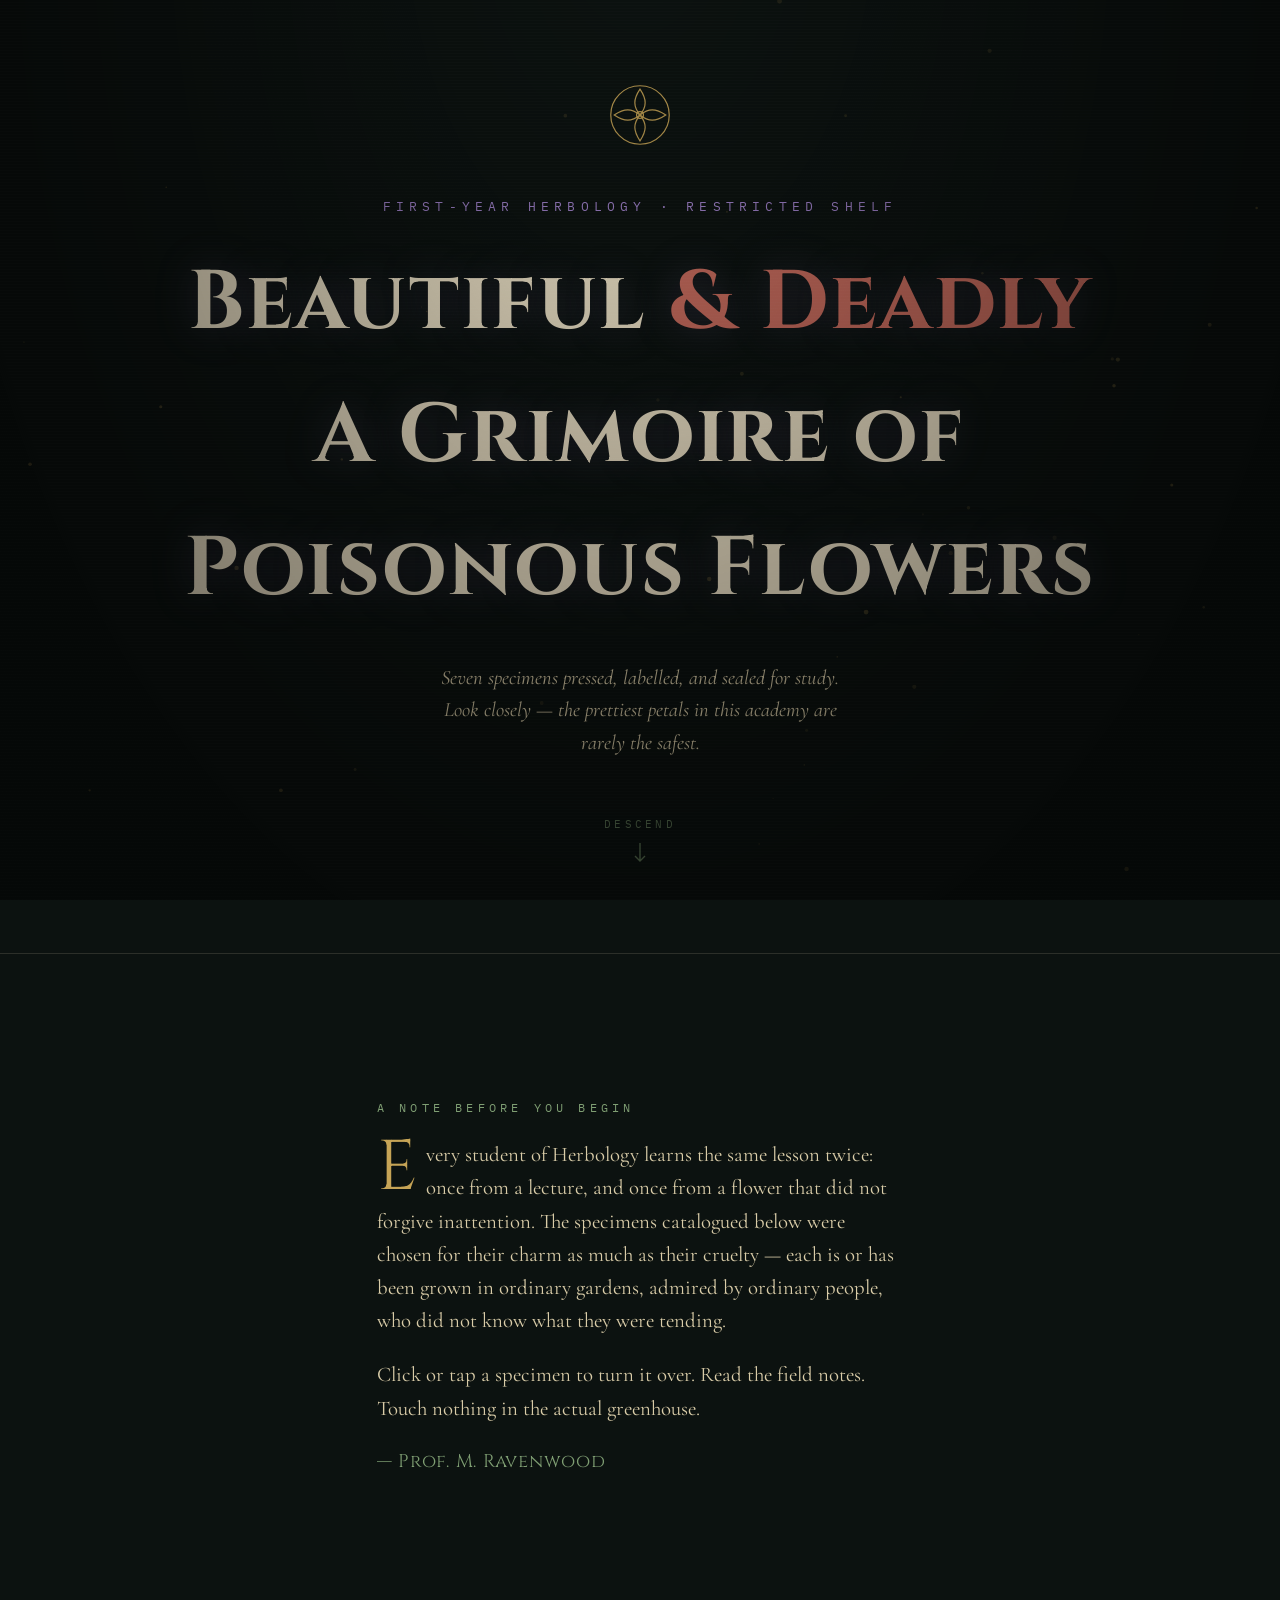
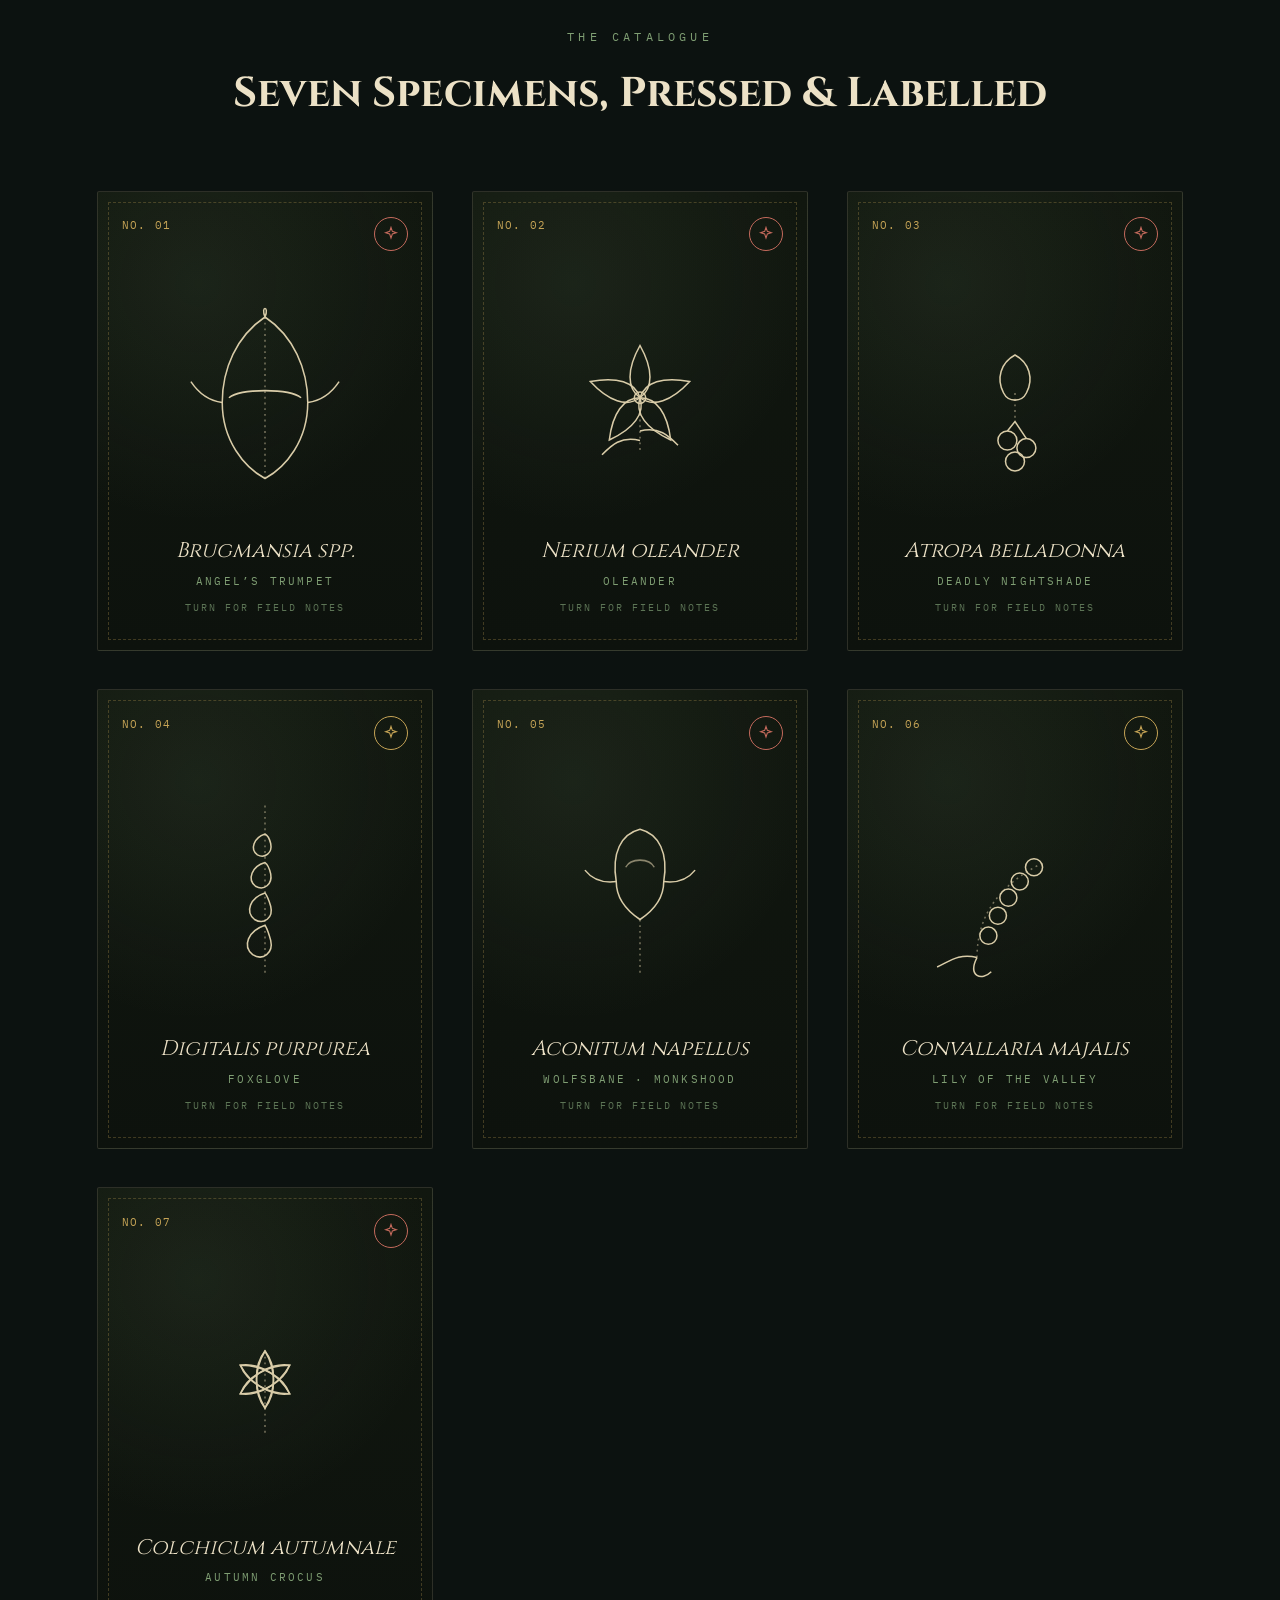
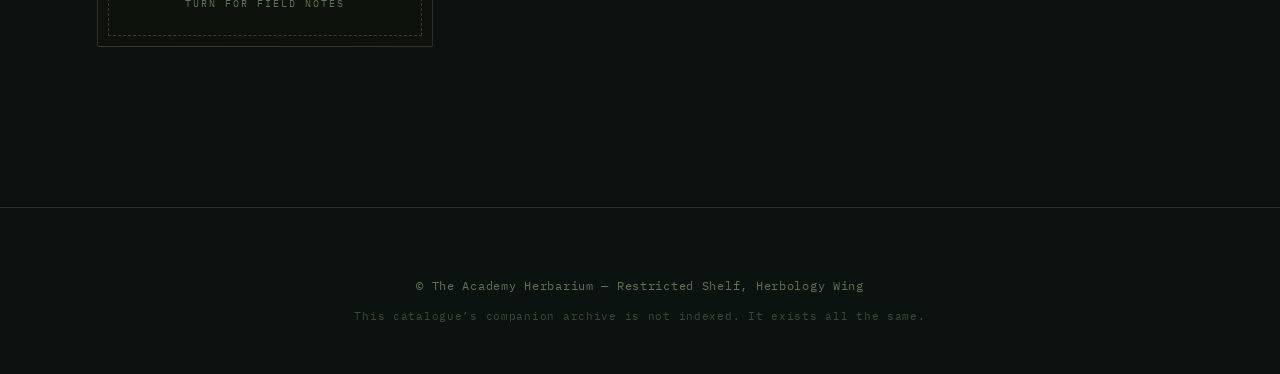
<file: index.html>
<!DOCTYPE html>
<html lang="en">
<head>
<meta charset="UTF-8">
<meta name="viewport" content="width=device-width, initial-scale=1.0">
<title>Herbology &mdash; A Catalogue of Toxic Botanicals</title>
<meta name="description" content="A restricted-shelf herbarium of beautiful, deadly flowers, catalogued for first-year Herbology students.">
<meta name="author" content="Prof. M. Ravenwood, Herbology Chair &mdash; annotations withheld from the printed edition; see the archive, if you can find it.">
<link rel="preconnect" href="https://fonts.googleapis.com">
<link href="https://fonts.googleapis.com/css2?family=Cinzel:wght@600;700&family=Cormorant+Garamond:ital,wght@0,400;0,500;0,600;1,500&family=IBM+Plex+Mono:wght@400;500&display=swap" rel="stylesheet">
<link rel="stylesheet" href="style.css">

<!--
  A restricted archive sits just beyond this catalogue.
  Its address is withheld from every page&mdash;but not from every file.
  A crawler is told where NOT to go. Ask one what it was told.

  V0lDWVN7aDFkZGVuXw==
-->

</head>
<body>

<canvas id="spores" aria-hidden="true"></canvas>

<header class="hero">
  <svg class="hero__crest" viewBox="0 0 100 100" fill="none" stroke="currentColor" stroke-width="1.4" aria-hidden="true">
    <circle cx="50" cy="50" r="34"/>
    <path d="M50 20 C58 32 58 40 50 50 C42 40 42 32 50 20 Z"/>
    <path d="M50 50 C58 60 58 68 50 80 C42 68 42 60 50 50 Z"/>
    <path d="M20 50 C32 42 40 42 50 50 C40 58 32 58 20 50 Z"/>
    <path d="M50 50 C60 42 68 42 80 50 C68 58 60 58 50 50 Z"/>
    <circle cx="50" cy="50" r="4"/>
  </svg>
  <p class="hero__kicker">First-Year Herbology &middot; Restricted Shelf</p>
  <h1>Beautiful <em>&amp; Deadly</em><br>A Grimoire of Poisonous Flowers</h1>
  <p class="hero__sub">Seven specimens pressed, labelled, and sealed for study. Look closely &mdash; the prettiest petals in this academy are rarely the safest.</p>
  <div class="hero__scroll" aria-hidden="true">
    <span>descend</span>
    <svg viewBox="0 0 14 20" fill="none" stroke="currentColor" stroke-width="1.4"><path d="M7 0v18M2 13l5 5 5-5"/></svg>
  </div>
</header>

<section class="foreword reveal">
  <span class="eyebrow">A Note Before You Begin</span>
  <p>Every student of Herbology learns the same lesson twice: once from a lecture, and once from a flower that did not forgive inattention. The specimens catalogued below were chosen for their charm as much as their cruelty &mdash; each is or has been grown in ordinary gardens, admired by ordinary people, who did not know what they were tending.</p>
  <p>Click or tap a specimen to turn it over. Read the field notes. Touch nothing in the actual greenhouse.</p>
  <span class="signature">&mdash; Prof. M. Ravenwood</span>
</section>

<main class="catalogue">
  <div class="catalogue__head reveal">
    <span class="eyebrow">The Catalogue</span>
    <h2>Seven Specimens, Pressed &amp; Labelled</h2>
  </div>

  <div class="grid">

    <!-- 01 — Angel's Trumpet -->
    <article class="specimen reveal" tabindex="0">
      <div class="specimen__inner">
        <div class="specimen__face">
          <div class="specimen__tag">
            <span>No. 01</span>
            <span class="specimen__seal tox-lethal" title="Toxicity: Lethal">
              <svg viewBox="0 0 24 24" fill="none" stroke="currentColor" stroke-width="1.6"><path d="M12 2l2 6 6 2-6 2-2 6-2-6-6-2 6-2z"/></svg>
            </span>
          </div>
          <div class="specimen__art">
            <svg viewBox="0 0 200 200" fill="none" stroke="currentColor" stroke-width="1.6">
              <path d="M100 20 C70 40 55 75 55 110 C55 150 78 178 100 190 C122 178 145 150 145 110 C145 75 130 40 100 20 Z"/>
              <path d="M62 105 C75 95 125 95 138 105" />
              <path d="M100 20 L100 190" stroke-dasharray="2 4" opacity="0.5"/>
              <path d="M100 20 C95 8 105 8 100 20 Z"/>
              <path d="M55 110 C40 108 30 100 22 88" />
              <path d="M145 110 C160 108 170 100 178 88" />
            </svg>
          </div>
          <div class="specimen__names">
            <span class="specimen__latin">Brugmansia spp.</span>
            <span class="specimen__common">Angel&rsquo;s Trumpet</span>
          </div>
          <p class="specimen__hint">turn for field notes</p>
        </div>
        <div class="specimen__face specimen__face--back">
          <span class="specimen__latin-back">Brugmansia spp.</span>
          <p class="specimen__field-label">Description</p>
          <p>Pendulous, trumpet-shaped blooms up to a foot long, drooping from woody shrubs. Sweetly fragrant by night, when the flowers open fully to lure moths.</p>
          <p class="specimen__field-label">Toxicity</p>
          <p>Every part contains tropane alkaloids &mdash; scopolamine, atropine, hyoscyamine. Ingestion causes delirium, hallucination, paralysis of the gut, and in sufficient dose, death.</p>
          <p class="specimen__field-label">Field Notes</p>
          <p>Old apothecaries called it a component of &ldquo;flying ointments,&rdquo; rubbed onto skin rather than swallowed. Witches, allegedly, did not fly so much as dream that they did.</p>
        </div>
      </div>
    </article>

    <!-- 02 — Oleander -->
    <article class="specimen reveal" tabindex="0">
      <div class="specimen__inner">
        <div class="specimen__face">
          <div class="specimen__tag">
            <span>No. 02</span>
            <span class="specimen__seal tox-lethal" title="Toxicity: Lethal">
              <svg viewBox="0 0 24 24" fill="none" stroke="currentColor" stroke-width="1.6"><path d="M12 2l2 6 6 2-6 2-2 6-2-6-6-2 6-2z"/></svg>
            </span>
          </div>
          <div class="specimen__art">
            <svg viewBox="0 0 200 200" fill="none" stroke="currentColor" stroke-width="1.6">
              <g transform="translate(100,105)">
                <path d="M0 -55 C14 -30 14 -10 0 0 C-14 -10 -14 -30 0 -55 Z"/>
                <path d="M0 -55 C14 -30 14 -10 0 0 C-14 -10 -14 -30 0 -55 Z" transform="rotate(72)"/>
                <path d="M0 -55 C14 -30 14 -10 0 0 C-14 -10 -14 -30 0 -55 Z" transform="rotate(144)"/>
                <path d="M0 -55 C14 -30 14 -10 0 0 C-14 -10 -14 -30 0 -55 Z" transform="rotate(216)"/>
                <path d="M0 -55 C14 -30 14 -10 0 0 C-14 -10 -14 -30 0 -55 Z" transform="rotate(288)"/>
                <circle r="6"/>
              </g>
              <path d="M100 160 L100 105" stroke-dasharray="2 4" opacity="0.5"/>
              <path d="M100 150 C80 145 70 155 60 165" />
              <path d="M100 140 C120 135 130 145 140 155" />
            </svg>
          </div>
          <div class="specimen__names">
            <span class="specimen__latin">Nerium oleander</span>
            <span class="specimen__common">Oleander</span>
          </div>
          <p class="specimen__hint">turn for field notes</p>
        </div>
        <div class="specimen__face specimen__face--back">
          <span class="specimen__latin-back">Nerium oleander</span>
          <p class="specimen__field-label">Description</p>
          <p>A tidy, evergreen shrub with narrow leaves and clusters of five-petaled pink, white, or red flowers, planted along roadsides for its indifference to drought and neglect.</p>
          <p class="specimen__field-label">Toxicity</p>
          <p>Every part &mdash; leaf, stem, sap, smoke of burnt wood &mdash; carries cardiac glycosides. A single leaf, chewed by a child or a curious pet, has been enough to kill.</p>
          <p class="specimen__field-label">Field Notes</p>
          <p>Its beauty is precisely the trap: municipal planters full of a poison ranked among the deadliest ornamentals grown anywhere in the world.</p>
        </div>
      </div>
    </article>

    <!-- 03 — Deadly Nightshade -->
    <article class="specimen reveal" tabindex="0">
      <div class="specimen__inner">
        <div class="specimen__face">
          <div class="specimen__tag">
            <span>No. 03</span>
            <span class="specimen__seal tox-lethal" title="Toxicity: Lethal">
              <svg viewBox="0 0 24 24" fill="none" stroke="currentColor" stroke-width="1.6"><path d="M12 2l2 6 6 2-6 2-2 6-2-6-6-2 6-2z"/></svg>
            </span>
          </div>
          <div class="specimen__art">
            <svg viewBox="0 0 200 200" fill="none" stroke="currentColor" stroke-width="1.6">
              <path d="M100 60 C85 68 80 85 88 100 C93 110 107 110 112 100 C120 85 115 68 100 60 Z"/>
              <path d="M100 100 L100 130" stroke-dasharray="2 4" opacity="0.5"/>
              <circle cx="92" cy="150" r="10"/>
              <circle cx="112" cy="158" r="10"/>
              <circle cx="100" cy="172" r="10"/>
              <path d="M92 140 L100 130 L112 148" />
            </svg>
          </div>
          <div class="specimen__names">
            <span class="specimen__latin">Atropa belladonna</span>
            <span class="specimen__common">Deadly Nightshade</span>
          </div>
          <p class="specimen__hint">turn for field notes</p>
        </div>
        <div class="specimen__face specimen__face--back">
          <span class="specimen__latin-back">Atropa belladonna</span>
          <p class="specimen__field-label">Description</p>
          <p>Small, bell-shaped purple-brown flowers give way to glossy black berries, sweet enough to tempt a child and dangerous enough to end that child&rsquo;s afternoon in a hospital.</p>
          <p class="specimen__field-label">Toxicity</p>
          <p>Atropine is the namesake alkaloid, once dosed deliberately to dilate the pupils. In excess it brings racing pulse, fever, hallucination, coma.</p>
          <p class="specimen__field-label">Field Notes</p>
          <p>&ldquo;Bella donna&rdquo; &mdash; beautiful woman. Renaissance ladies dropped its juice into their eyes for a wide, dark, fashionable stare, and paid for the fashion in blurred vision.</p>
        </div>
      </div>
    </article>

    <!-- 04 — Foxglove -->
    <article class="specimen reveal" tabindex="0">
      <div class="specimen__inner">
        <div class="specimen__face">
          <div class="specimen__tag">
            <span>No. 04</span>
            <span class="specimen__seal tox-severe" title="Toxicity: Severe">
              <svg viewBox="0 0 24 24" fill="none" stroke="currentColor" stroke-width="1.6"><path d="M12 2l2 6 6 2-6 2-2 6-2-6-6-2 6-2z"/></svg>
            </span>
          </div>
          <div class="specimen__art">
            <svg viewBox="0 0 200 200" fill="none" stroke="currentColor" stroke-width="1.6">
              <path d="M100 10 L100 190" stroke-dasharray="2 4" opacity="0.5"/>
              <path d="M100 40 C88 44 84 56 92 62 C100 66 108 60 106 50 C104 42 100 40 100 40Z"/>
              <path d="M100 70 C86 74 81 88 90 95 C99 100 108 93 106 82 C104 73 100 70 100 70Z"/>
              <path d="M100 102 C84 107 79 122 89 130 C99 136 109 128 106 116 C103 106 100 102 100 102Z"/>
              <path d="M100 136 C82 142 76 158 87 167 C98 174 109 165 106 152 C103 141 100 136 100 136Z"/>
            </svg>
          </div>
          <div class="specimen__names">
            <span class="specimen__latin">Digitalis purpurea</span>
            <span class="specimen__common">Foxglove</span>
          </div>
          <p class="specimen__hint">turn for field notes</p>
        </div>
        <div class="specimen__face specimen__face--back">
          <span class="specimen__latin-back">Digitalis purpurea</span>
          <p class="specimen__field-label">Description</p>
          <p>A tall biennial spire lined with dozens of speckled, thimble-shaped bells, rising from cottage gardens and woodland edges alike.</p>
          <p class="specimen__field-label">Toxicity</p>
          <p>Digoxin and related cardiac glycosides slow and disrupt the heart. The margin between a therapeutic dose and a fatal one is famously narrow.</p>
          <p class="specimen__field-label">Field Notes</p>
          <p>Medicine and poison from the same leaf: digitalis remains a treatment for certain heart conditions, prescribed in doses measured to the milligram.</p>
        </div>
      </div>
    </article>

    <!-- 05 — Wolfsbane / Monkshood -->
    <article class="specimen reveal" tabindex="0">
      <div class="specimen__inner">
        <div class="specimen__face">
          <div class="specimen__tag">
            <span>No. 05</span>
            <span class="specimen__seal tox-lethal" title="Toxicity: Lethal">
              <svg viewBox="0 0 24 24" fill="none" stroke="currentColor" stroke-width="1.6"><path d="M12 2l2 6 6 2-6 2-2 6-2-6-6-2 6-2z"/></svg>
            </span>
          </div>
          <div class="specimen__art">
            <svg viewBox="0 0 200 200" fill="none" stroke="currentColor" stroke-width="1.6">
              <path d="M100 130 L100 190" stroke-dasharray="2 4" opacity="0.5"/>
              <path d="M75 90 C70 60 80 40 100 35 C120 40 130 60 125 90 C125 110 112 122 100 130 C88 122 75 110 75 90 Z"/>
              <path d="M75 90 C60 92 50 88 42 78" />
              <path d="M125 90 C140 92 150 88 158 78" />
              <path d="M85 75 C90 65 110 65 115 75" opacity="0.6"/>
            </svg>
          </div>
          <div class="specimen__names">
            <span class="specimen__latin">Aconitum napellus</span>
            <span class="specimen__common">Wolfsbane &middot; Monkshood</span>
          </div>
          <p class="specimen__hint">turn for field notes</p>
        </div>
        <div class="specimen__face specimen__face--back">
          <span class="specimen__latin-back">Aconitum napellus</span>
          <p class="specimen__field-label">Description</p>
          <p>Deep violet flowers shaped like a monk&rsquo;s hood, arranged along a stout, upright stem in cool, damp gardens and mountain meadows.</p>
          <p class="specimen__field-label">Toxicity</p>
          <p>Aconitine can absorb through unbroken skin. Numbness, paralysis, and cardiac arrest follow &mdash; among the most lethal alkaloids in the plant kingdom.</p>
          <p class="specimen__field-label">Field Notes</p>
          <p>Named for wolves and worn by monks alike in folklore; arrow-tips were once dipped in its root. Garden gloves are not a suggestion here &mdash; they are policy.</p>
        </div>
      </div>
    </article>

    <!-- 06 — Lily of the Valley -->
    <article class="specimen reveal" tabindex="0">
      <div class="specimen__inner">
        <div class="specimen__face">
          <div class="specimen__tag">
            <span>No. 06</span>
            <span class="specimen__seal tox-severe" title="Toxicity: Severe">
              <svg viewBox="0 0 24 24" fill="none" stroke="currentColor" stroke-width="1.6"><path d="M12 2l2 6 6 2-6 2-2 6-2-6-6-2 6-2z"/></svg>
            </span>
          </div>
          <div class="specimen__art">
            <svg viewBox="0 0 200 200" fill="none" stroke="currentColor" stroke-width="1.6">
              <path d="M60 170 C60 120 90 90 130 70" stroke-dasharray="2 4" opacity="0.5"/>
              <circle cx="120" cy="75" r="9"/>
              <circle cx="105" cy="90" r="9"/>
              <circle cx="93" cy="107" r="9"/>
              <circle cx="82" cy="126" r="9"/>
              <circle cx="72" cy="147" r="9"/>
              <path d="M60 170 C40 165 30 175 18 180" />
              <path d="M60 170 C50 190 65 195 75 185" />
            </svg>
          </div>
          <div class="specimen__names">
            <span class="specimen__latin">Convallaria majalis</span>
            <span class="specimen__common">Lily of the Valley</span>
          </div>
          <p class="specimen__hint">turn for field notes</p>
        </div>
        <div class="specimen__face specimen__face--back">
          <span class="specimen__latin-back">Convallaria majalis</span>
          <p class="specimen__field-label">Description</p>
          <p>A gentle arch of small white bells, achingly fragrant, spilling from broad green leaves in shaded corners of temperate gardens each spring.</p>
          <p class="specimen__field-label">Toxicity</p>
          <p>Convallatoxin and related glycosides affect the heart much as foxglove&rsquo;s do. The water in a vase of cut stems becomes dangerous in its own right.</p>
          <p class="specimen__field-label">Field Notes</p>
          <p>A traditional wedding flower, prized for meaning &ldquo;return of happiness.&rdquo; No bouquet in this academy&rsquo;s history has ever been eaten, and it should stay that way.</p>
        </div>
      </div>
    </article>

    <!-- 07 — Autumn Crocus -->
    <article class="specimen reveal" tabindex="0">
      <div class="specimen__inner">
        <div class="specimen__face">
          <div class="specimen__tag">
            <span>No. 07</span>
            <span class="specimen__seal tox-lethal" title="Toxicity: Lethal">
              <svg viewBox="0 0 24 24" fill="none" stroke="currentColor" stroke-width="1.6"><path d="M12 2l2 6 6 2-6 2-2 6-2-6-6-2 6-2z"/></svg>
            </span>
          </div>
          <div class="specimen__art">
            <svg viewBox="0 0 200 200" fill="none" stroke="currentColor" stroke-width="1.6" role="img">
              <!-- A specimen pressed without its leaves, as this species always blooms. -->
              <title>field-note: check what a crocus shows when it has nothing left to hide // pl41n_</title>
              <path d="M100 60 L100 150" stroke-dasharray="2 4" opacity="0.5"/>
              <path d="M100 60 C88 75 88 100 100 120 C112 100 112 75 100 60 Z"/>
              <path d="M100 60 C88 75 88 100 100 120 C112 100 112 75 100 60 Z" transform="rotate(60 100 90)"/>
              <path d="M100 60 C88 75 88 100 100 120 C112 100 112 75 100 60 Z" transform="rotate(120 100 90)"/>
              <path d="M100 60 C88 75 88 100 100 120 C112 100 112 75 100 60 Z" transform="rotate(180 100 90)"/>
              <path d="M100 60 C88 75 88 100 100 120 C112 100 112 75 100 60 Z" transform="rotate(240 100 90)"/>
              <path d="M100 60 C88 75 88 100 100 120 C112 100 112 75 100 60 Z" transform="rotate(300 100 90)"/>
            </svg>
          </div>
          <div class="specimen__names">
            <span class="specimen__latin">Colchicum autumnale</span>
            <span class="specimen__common">Autumn Crocus</span>
          </div>
          <p class="specimen__hint">turn for field notes</p>
        </div>
        <div class="specimen__face specimen__face--back">
          <span class="specimen__latin-back">Colchicum autumnale</span>
          <p class="specimen__field-label">Description</p>
          <p>Pale lilac, crocus-like blooms that rise from bare soil in early autumn, with no leaves in sight &mdash; those appeared and vanished back in spring.</p>
          <p class="specimen__field-label">Toxicity</p>
          <p>Colchicine resembles no antidote known to this academy&rsquo;s infirmary. It has repeatedly been mistaken, fatally, for saffron crocus and wild garlic by foragers who did not look closely enough.</p>
          <p class="specimen__field-label">Field Notes</p>
          <p>A plant that hides its leaves is a plant worth a second look. Sometimes what a specimen omits tells you more than what it shows.</p>
        </div>
      </div>
    </article>

  </div>
</main>

<footer>
  <p>&copy; The Academy Herbarium &mdash; Restricted Shelf, Herbology Wing</p>
  <span class="restricted">This catalogue&rsquo;s companion archive is not indexed. It exists all the same.</span>
</footer>

<script src="script.js"></script>
</body>
</html>
</file>
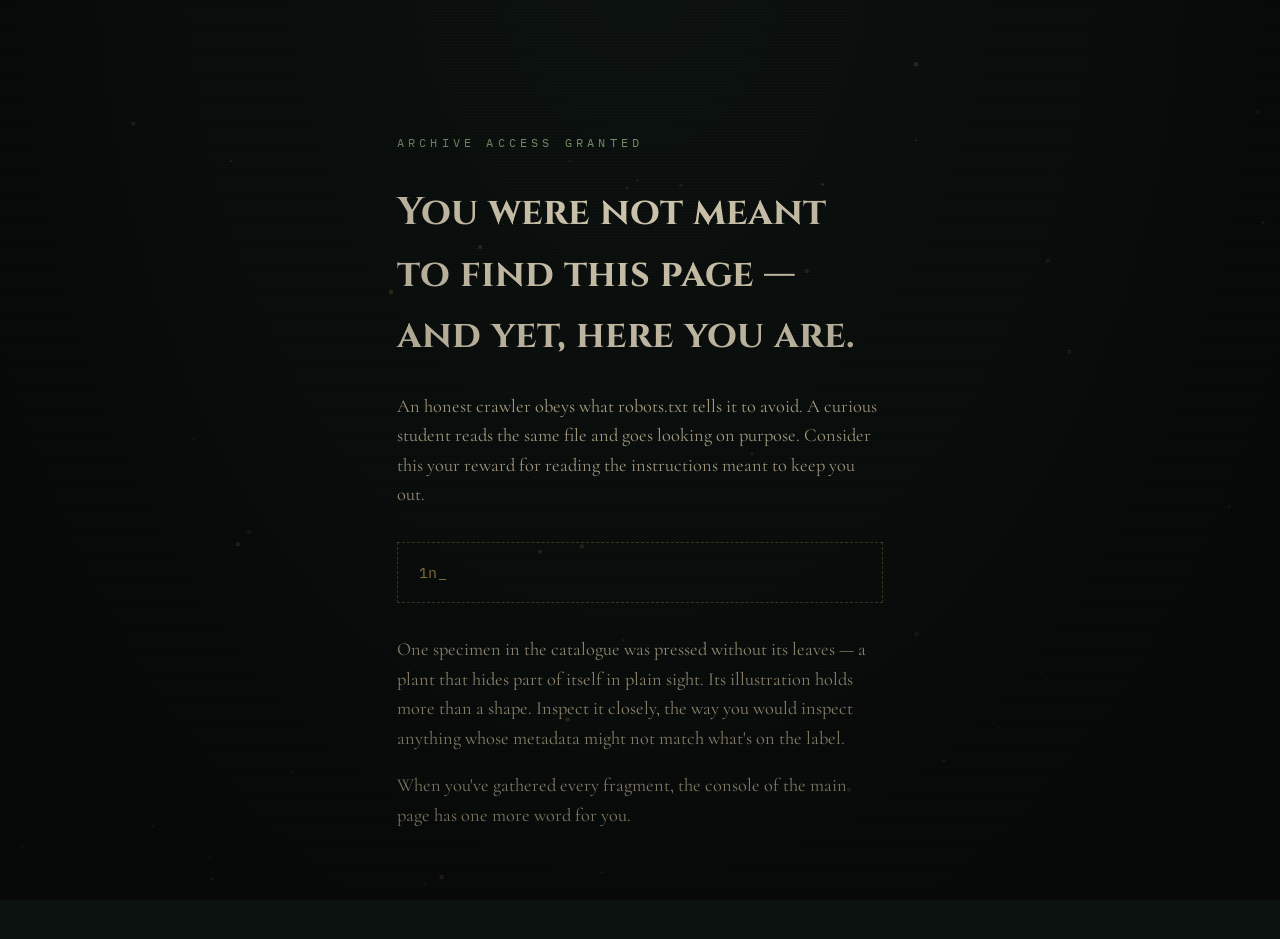
<file: grimoire-restricted.html>
<!DOCTYPE html>
<html lang="en">
<head>
<meta charset="UTF-8">
<meta name="viewport" content="width=device-width, initial-scale=1.0">
<meta name="robots" content="noindex, nofollow">
<title>Restricted Archive &mdash; Herbology Wing</title>
<link href="https://fonts.googleapis.com/css2?family=Cinzel:wght@600;700&family=Cormorant+Garamond:ital,wght@0,400;0,600;1,500&family=IBM+Plex+Mono:wght@400;500&display=swap" rel="stylesheet">
<link rel="stylesheet" href="style.css">
<style>
  .restricted-page {
    max-width: 640px;
    margin: 0 auto;
    padding: 14vh 6vw 10vh;
    position: relative;
    z-index: 1;
  }
  .restricted-page h1 {
    font-family: var(--font-display);
    font-size: clamp(1.8rem, 4vw, 2.4rem);
    color: var(--parchment);
    margin-bottom: 1.6rem;
  }
  .restricted-page p { font-size: 1.15rem; color: var(--parchment-dim); }
  .fragment {
    margin: 2rem 0;
    padding: 1.1rem 1.3rem;
    border: 1px dashed rgba(198,164,86,0.4);
    font-family: var(--font-mono);
    font-size: 0.95rem;
    color: var(--gold);
    letter-spacing: 0.04em;
  }
</style>
</head>
<body>
<canvas id="spores" aria-hidden="true"></canvas>
<div class="restricted-page">
  <span class="eyebrow">Archive Access Granted</span>
  <h1>You were not meant to find this page &mdash; and yet, here you are.</h1>
  <p>An honest crawler obeys what robots.txt tells it to avoid. A curious student reads the same file and goes looking on purpose. Consider this your reward for reading the instructions meant to keep you out.</p>
  <div class="fragment">1n_</div>
  <p>One specimen in the catalogue was pressed without its leaves &mdash; a plant that hides part of itself in plain sight. Its illustration holds more than a shape. Inspect it closely, the way you would inspect anything whose metadata might not match what's on the label.</p>
  <p>When you've gathered every fragment, the console of the main page has one more word for you.</p>
</div>
<script src="script.js"></script>
</body>
</html>
</file>
<file: style.css>
/* ============================================================
   HERBOLOGY: A CATALOGUE OF TOXIC BOTANICALS
   Design tokens
   ============================================================ */
:root {
  --void: #0c1210;
  --void-deep: #070a08;
  --parchment: #ece1c6;
  --parchment-dim: #d9cca8;
  --moss: #7f9e73;
  --moss-dim: #5c7455;
  --nightshade: #6f5389;
  --nightshade-bright: #9b7ec4;
  --gold: #c6a456;
  --blood: #8a4444;
  --blood-bright: #c46a5c;
  --ink-line: rgba(236, 225, 198, 0.14);

  --font-display: 'Cinzel', 'Cormorant Garamond', serif;
  --font-body: 'Cormorant Garamond', 'EB Garamond', serif;
  --font-mono: 'IBM Plex Mono', monospace;

  --card-w: 320px;
}

* { box-sizing: border-box; }

html { scroll-behavior: smooth; }

body {
  margin: 0;
  background: var(--void);
  color: var(--parchment);
  font-family: var(--font-body);
  font-size: 19px;
  line-height: 1.6;
  overflow-x: hidden;
}

::selection {
  background: var(--nightshade);
  color: var(--parchment);
}

/* subtle vignette + paper grain feel */
body::before {
  content: "";
  position: fixed;
  inset: 0;
  pointer-events: none;
  z-index: 5;
  background:
    radial-gradient(ellipse at 50% -10%, rgba(0,0,0,0), rgba(0,0,0,0.55) 85%),
    repeating-linear-gradient(0deg, rgba(255,255,255,0.012) 0px, rgba(255,255,255,0.012) 1px, transparent 1px, transparent 3px);
}

a { color: var(--gold); }

.eyebrow {
  font-family: var(--font-mono);
  font-size: 12px;
  letter-spacing: 0.35em;
  text-transform: uppercase;
  color: var(--moss);
}

/* ============================================================
   SPORES — ambient canvas
   ============================================================ */
#spores {
  position: fixed;
  inset: 0;
  z-index: 0;
  pointer-events: none;
  opacity: 0.55;
}

/* ============================================================
   HERO
   ============================================================ */
.hero {
  position: relative;
  min-height: 100svh;
  display: flex;
  flex-direction: column;
  align-items: center;
  justify-content: center;
  text-align: center;
  padding: 8vh 6vw 10vh;
  z-index: 1;
  border-bottom: 1px solid var(--ink-line);
}

.hero__crest {
  width: 86px;
  height: 86px;
  margin-bottom: 1.6rem;
  color: var(--gold);
  opacity: 0.9;
}

.hero__kicker {
  font-family: var(--font-mono);
  font-size: 13px;
  letter-spacing: 0.4em;
  text-transform: uppercase;
  color: var(--nightshade-bright);
  margin-bottom: 1.2rem;
}

.hero h1 {
  font-family: var(--font-display);
  font-weight: 700;
  font-size: clamp(2.6rem, 7vw, 5.2rem);
  letter-spacing: 0.02em;
  margin: 0;
  color: var(--parchment);
  text-shadow: 0 0 40px rgba(155, 126, 196, 0.25);
}

.hero h1 em {
  font-style: normal;
  color: var(--blood-bright);
}

.hero__sub {
  max-width: 46ch;
  margin: 1.6rem auto 0;
  font-size: 1.28rem;
  color: var(--parchment-dim);
  font-style: italic;
}

.hero__scroll {
  margin-top: 3.5rem;
  font-family: var(--font-mono);
  font-size: 11px;
  letter-spacing: 0.3em;
  text-transform: uppercase;
  color: var(--moss-dim);
  display: flex;
  flex-direction: column;
  align-items: center;
  gap: 0.6rem;
  animation: bob 2.6s ease-in-out infinite;
}
.hero__scroll svg { width: 14px; height: 20px; }

@keyframes bob {
  0%, 100% { transform: translateY(0); opacity: 0.6; }
  50% { transform: translateY(6px); opacity: 1; }
}

/* ============================================================
   FOREWORD — page-from-a-book intro
   ============================================================ */
.foreword {
  max-width: 680px;
  margin: 0 auto;
  padding: 9rem 6vw 7rem;
  position: relative;
  z-index: 1;
}

.foreword .eyebrow { margin-bottom: 1rem; display: block; }

.foreword p {
  font-size: 1.3rem;
  color: var(--parchment-dim);
}

.foreword p:first-of-type::first-letter {
  font-family: var(--font-display);
  font-size: 4.4rem;
  float: left;
  line-height: 0.8;
  padding: 0.1rem 0.5rem 0 0;
  color: var(--gold);
}

.foreword .signature {
  margin-top: 2.2rem;
  font-family: var(--font-display);
  font-size: 1.15rem;
  color: var(--moss);
  letter-spacing: 0.04em;
}

/* ============================================================
   CATALOGUE GRID
   ============================================================ */
.catalogue {
  position: relative;
  z-index: 1;
  padding: 2rem 6vw 10rem;
  max-width: 1240px;
  margin: 0 auto;
}

.catalogue__head {
  text-align: center;
  margin-bottom: 4rem;
}

.catalogue__head h2 {
  font-family: var(--font-display);
  font-size: clamp(1.8rem, 4vw, 2.6rem);
  margin: 0.6rem 0 0;
  color: var(--parchment);
}

.grid {
  display: grid;
  grid-template-columns: repeat(auto-fit, minmax(var(--card-w), 1fr));
  gap: 2.4rem;
}

/* ---- specimen card ---- */
.specimen {
  perspective: 1600px;
  height: 460px;
}

.specimen__inner {
  position: relative;
  width: 100%;
  height: 100%;
  transition: transform 0.9s cubic-bezier(0.2, 0.7, 0.2, 1);
  transform-style: preserve-3d;
}

.specimen:focus-within .specimen__inner,
.specimen.is-flipped .specimen__inner {
  transform: rotateY(180deg);
}

.specimen__face {
  position: absolute;
  inset: 0;
  backface-visibility: hidden;
  border-radius: 2px;
  border: 1px solid var(--ink-line);
  background:
    radial-gradient(circle at 30% 20%, rgba(127,158,115,0.10), transparent 55%),
    linear-gradient(180deg, #11170f, #0d120d);
  padding: 1.6rem 1.5rem 1.5rem;
  display: flex;
  flex-direction: column;
}

.specimen__face--back {
  transform: rotateY(180deg);
  background:
    radial-gradient(circle at 70% 80%, rgba(111,83,137,0.18), transparent 55%),
    linear-gradient(180deg, #12100f, #0d0d0f);
  overflow-y: auto;
}

/* stitched herbarium border */
.specimen__face::before {
  content: "";
  position: absolute;
  inset: 10px;
  border: 1px dashed rgba(198, 164, 86, 0.28);
  pointer-events: none;
}

.specimen__tag {
  display: flex;
  justify-content: space-between;
  align-items: flex-start;
  font-family: var(--font-mono);
  font-size: 11px;
  letter-spacing: 0.12em;
  color: var(--gold);
  text-transform: uppercase;
}

.specimen__seal {
  width: 34px;
  height: 34px;
  border-radius: 50%;
  border: 1px solid currentColor;
  display: flex;
  align-items: center;
  justify-content: center;
  flex-shrink: 0;
}
.specimen__seal svg { width: 16px; height: 16px; }

.tox-mild { color: var(--moss); }
.tox-severe { color: var(--gold); }
.tox-lethal { color: var(--blood-bright); }

.specimen__art {
  flex: 1;
  display: flex;
  align-items: center;
  justify-content: center;
  color: var(--parchment-dim);
  margin: 0.4rem 0;
}
.specimen__art svg { width: 100%; max-width: 190px; height: auto; }

.specimen__names {
  text-align: center;
  margin-bottom: 0.6rem;
}

.specimen__latin {
  font-family: var(--font-display);
  font-style: italic;
  font-size: 1.32rem;
  color: var(--parchment);
  display: block;
}

.specimen__common {
  font-family: var(--font-mono);
  font-size: 11px;
  letter-spacing: 0.2em;
  text-transform: uppercase;
  color: var(--moss);
  display: block;
  margin-top: 0.3rem;
}

.specimen__hint {
  margin-top: auto;
  text-align: center;
  font-family: var(--font-mono);
  font-size: 10px;
  letter-spacing: 0.2em;
  text-transform: uppercase;
  color: var(--moss-dim);
}

/* back face content */
.specimen__field-label {
  font-family: var(--font-mono);
  font-size: 10px;
  letter-spacing: 0.2em;
  text-transform: uppercase;
  color: var(--nightshade-bright);
  margin: 0.9rem 0 0.35rem;
}
.specimen__field-label:first-of-type { margin-top: 0.2rem; }

.specimen__face--back p {
  margin: 0;
  font-size: 0.98rem;
  color: var(--parchment-dim);
  line-height: 1.55;
}

.specimen__latin-back {
  font-family: var(--font-display);
  font-style: italic;
  font-size: 1.05rem;
  color: var(--parchment);
  display: block;
  margin-bottom: 0.2rem;
}

/* ============================================================
   FOOTER
   ============================================================ */
footer {
  position: relative;
  z-index: 1;
  border-top: 1px solid var(--ink-line);
  padding: 3.5rem 6vw 3rem;
  text-align: center;
  font-family: var(--font-mono);
  font-size: 12px;
  letter-spacing: 0.06em;
  color: var(--moss-dim);
}

footer .restricted {
  display: block;
  margin-top: 0.8rem;
  color: rgba(127, 158, 115, 0.4);
  font-size: 11px;
}

/* ============================================================
   REVEAL ON SCROLL
   ============================================================ */
.reveal {
  opacity: 0;
  transform: translateY(24px);
  transition: opacity 0.8s ease, transform 0.8s ease;
}
.reveal.is-visible {
  opacity: 1;
  transform: translateY(0);
}

@media (prefers-reduced-motion: reduce) {
  html { scroll-behavior: auto; }
  .reveal, .specimen__inner, .hero__scroll { transition: none !important; animation: none !important; }
  .reveal { opacity: 1; transform: none; }
}

/* focus visibility */
a:focus-visible, .specimen:focus-visible {
  outline: 2px solid var(--gold);
  outline-offset: 3px;
}

@media (max-width: 560px) {
  body { font-size: 17px; }
  .specimen { height: 500px; }
}
</file>
